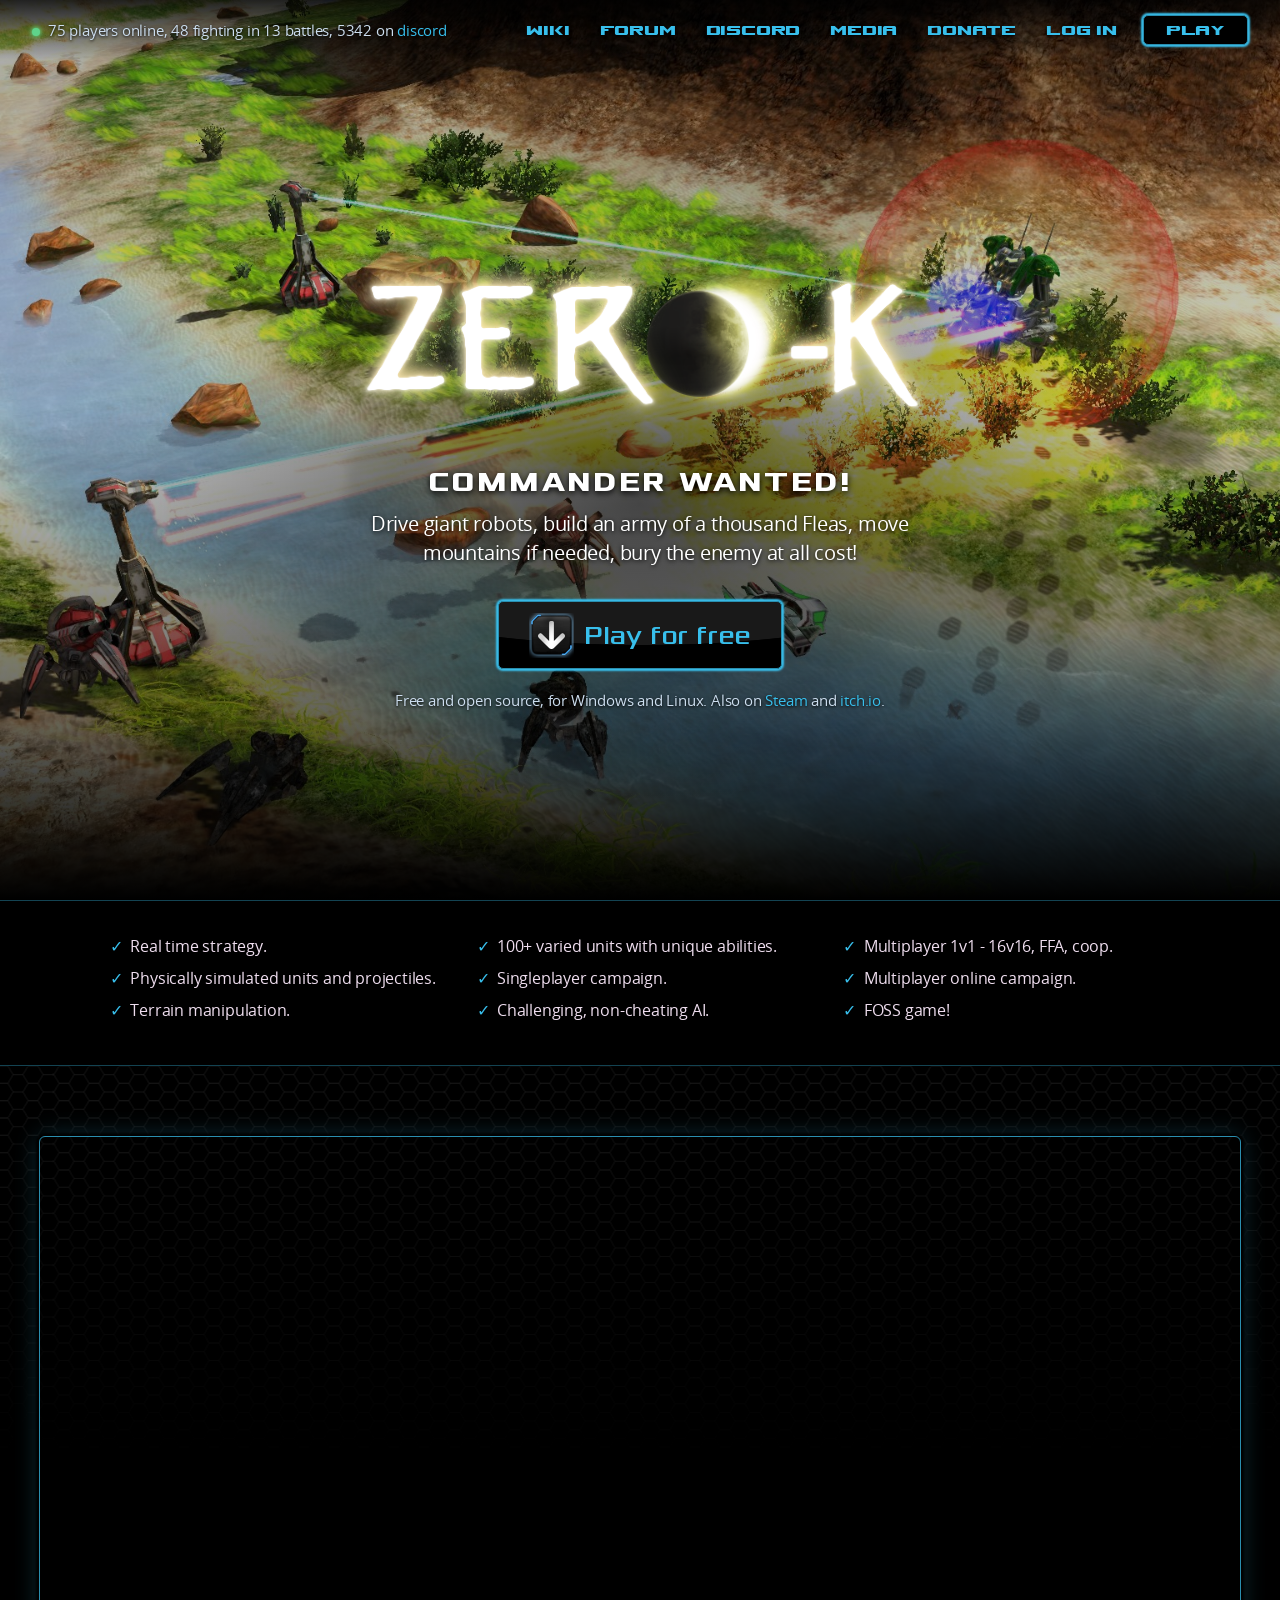
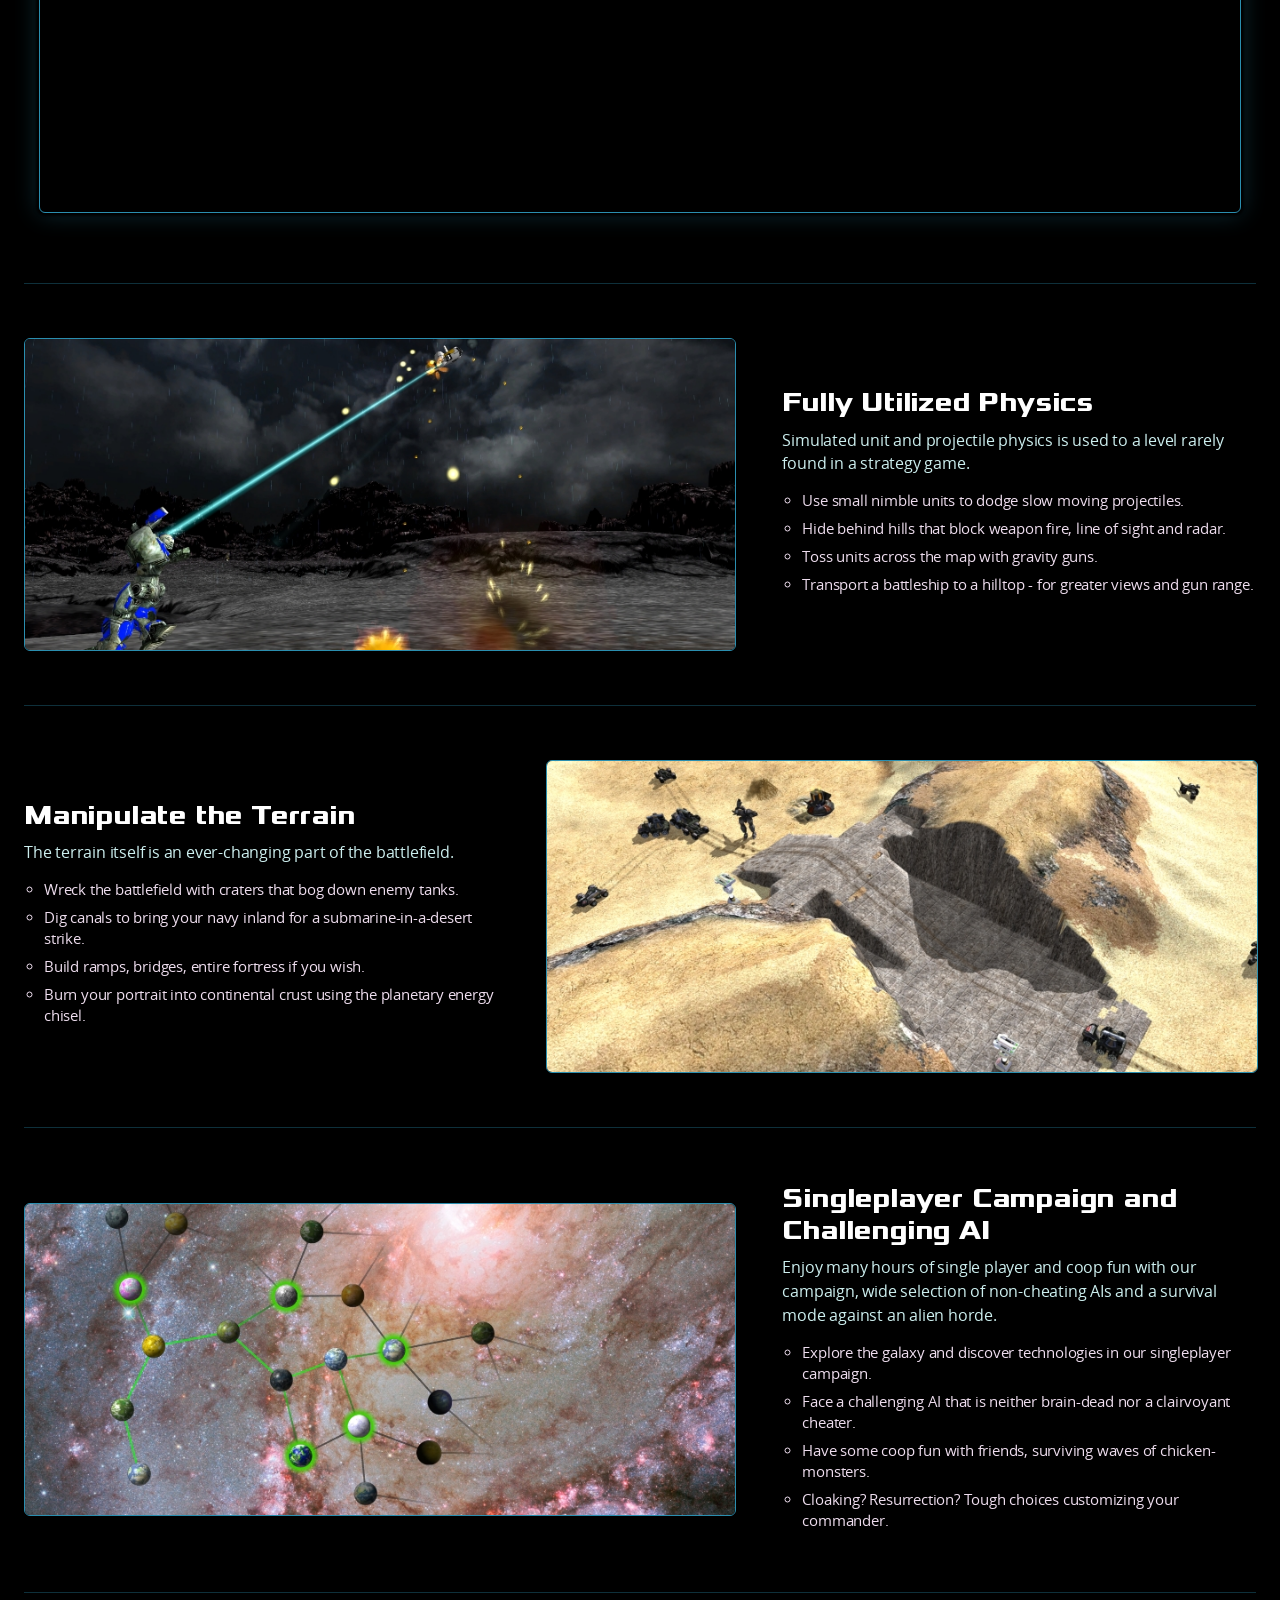
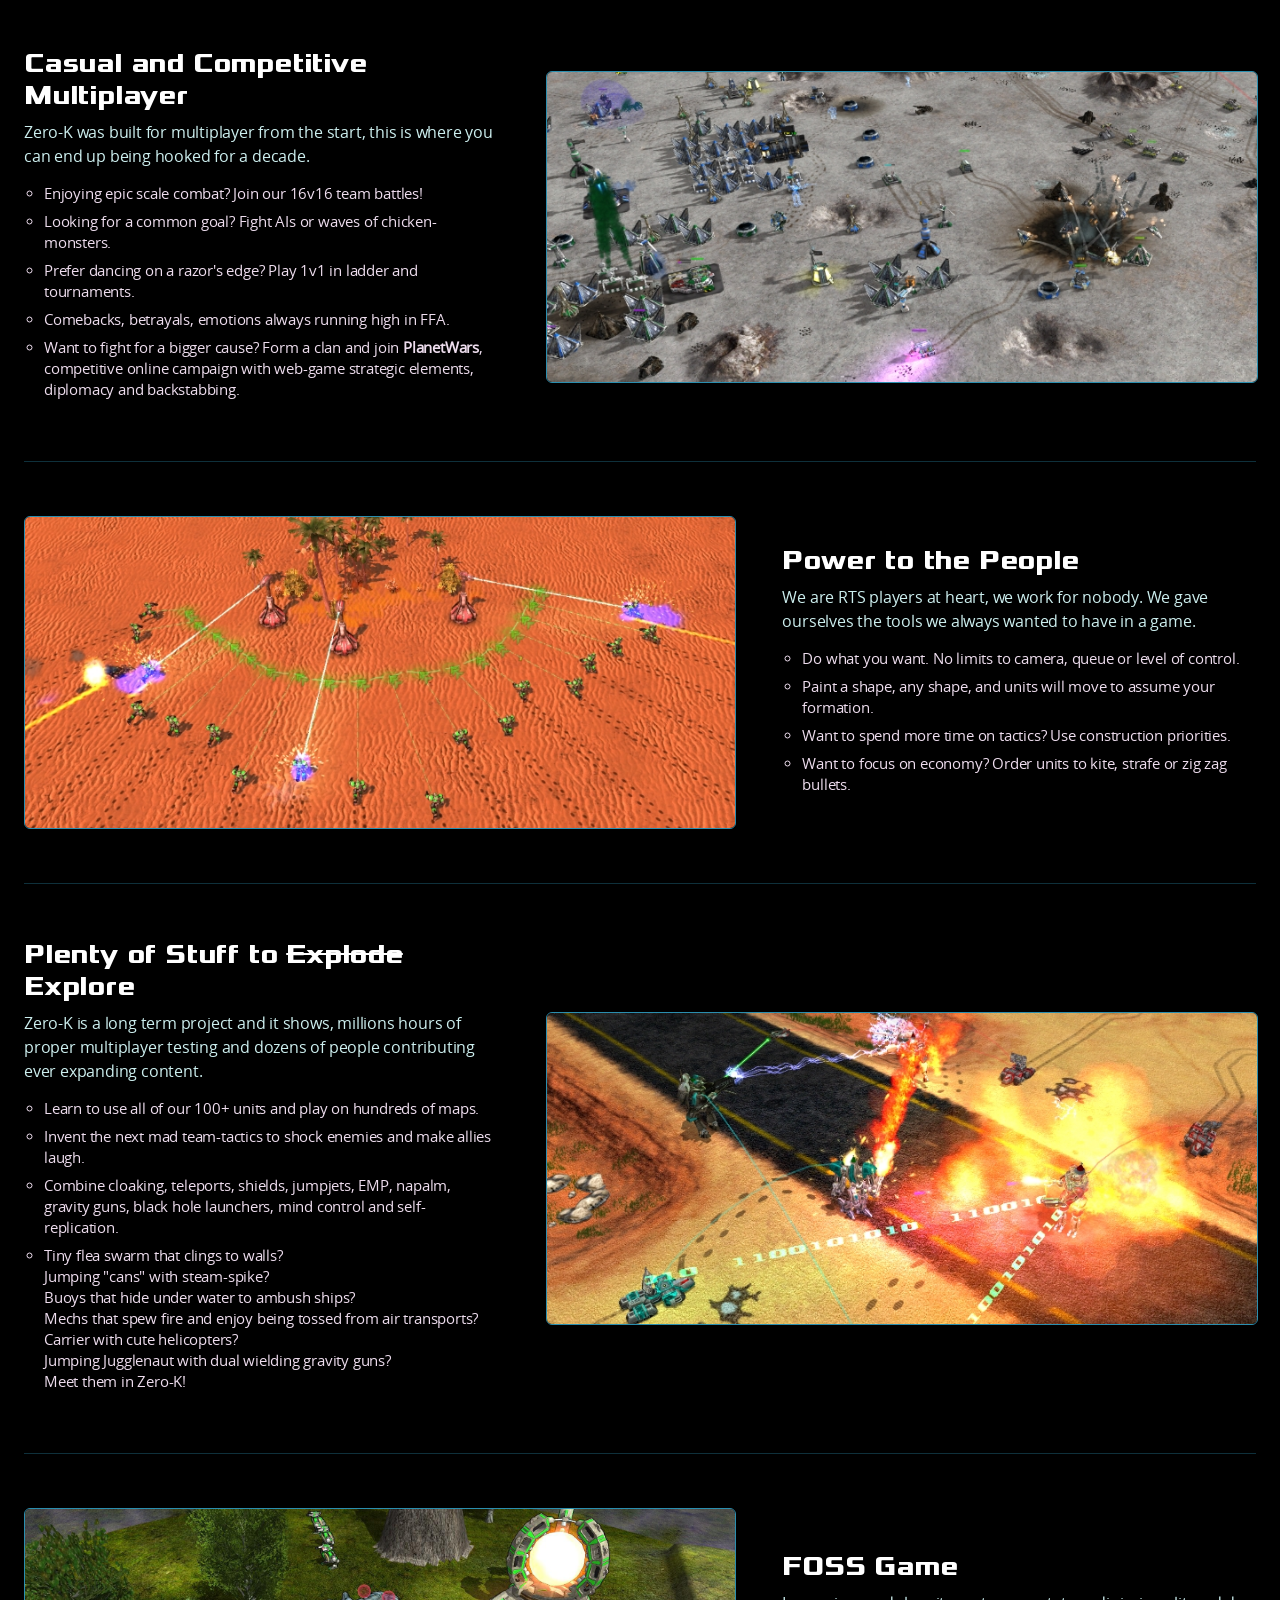
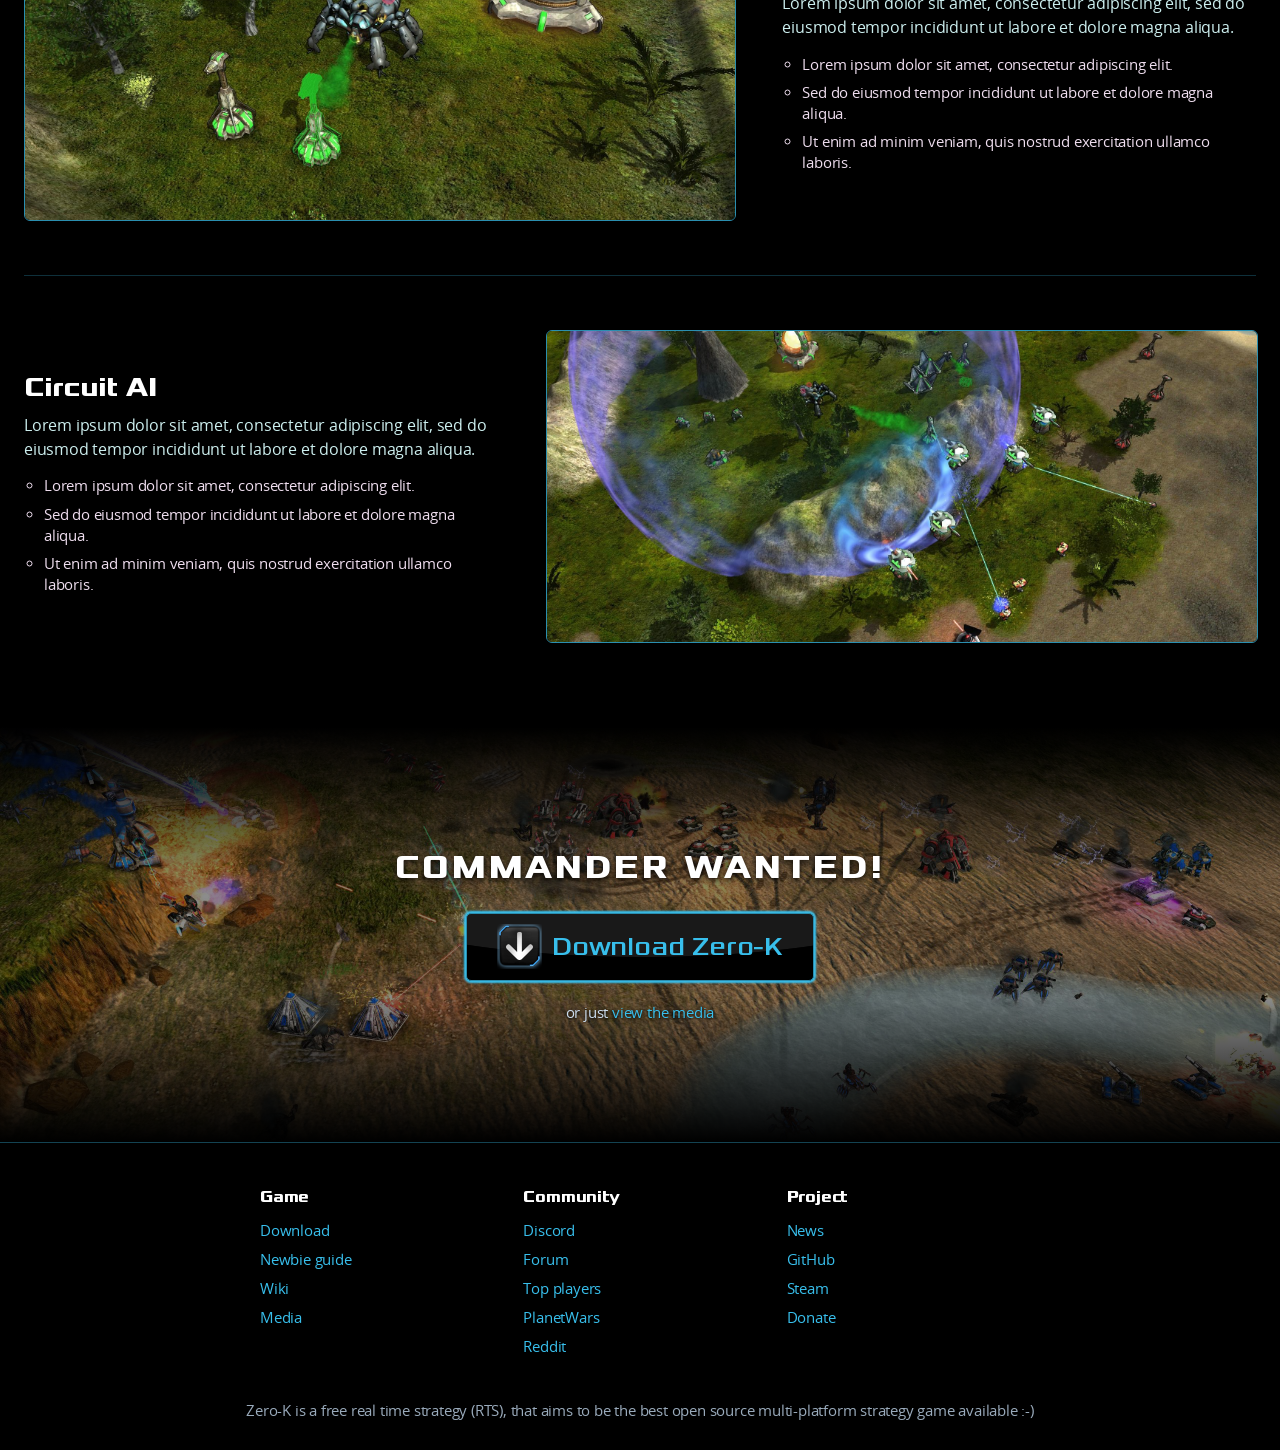
<file: index.html>
<!DOCTYPE html>
<html lang="en">
<head>
<meta charset="utf-8">
<meta name="viewport" content="width=device-width, initial-scale=1">
<meta name="robots" content="noindex">
<title>Zero-K</title>
<link rel="icon" href="img/favicon.png">
<link rel="stylesheet" href="Styles/fonts.css">
<link rel="stylesheet" href="Styles/base.css">
<link rel="stylesheet" href="Styles/menu.css">
<link rel="stylesheet" href="Styles/style.css">
<link rel="stylesheet" href="Styles/landing.css">
</head>
<body>
<!-- Static preview of the proposed landing pages (v9). Player numbers and the login form are placeholders. -->
    <div class="lp">
<header class="lp-nav">
        <p class="lp-online"><span class="lp-dot"></span>75 players online, 48 fighting in 13 battles, 5342 on <a href="https://discord.gg/aab63Vt">discord</a></p>
    <nav class="lp-menu" aria-label="Site">
        <a href="https://zero-k.info/mediawiki/index.php?title=Manual">Wiki</a>
        <a href="https://zero-k.info/Forum">Forum</a>
        <a href="https://discord.gg/aab63Vt">Discord</a>
        <a href="https://zero-k.info/Wiki/Media">Media</a>
        <a href="https://zero-k.info/Contributions">Donate</a>
        <details class="lp-login">
            <summary>Log in</summary>
            <div class="lp-login-panel">
                <form onsubmit="return false" style="padding: 0; margin: 0;"><a href="#"><img src="img/sits_small.png" style="vertical-align: middle;" /></a>&nbsp;&nbsp;<i>OR</i>&nbsp; Zero-K Name: <input type="text" name="login" />&nbsp;&nbsp; Password: <input type="password" name="password" />&nbsp;&nbsp;<button type="button">Login</button></form>
            </div>
        </details>
        <a class="lp-play" href="download.html">Play</a>
    </nav>
</header>

    <section class="lp-hero">
        <div class="lp-slides" aria-hidden="true">
            <img src="img/landing/hero/hero-1.jpg" style="--i:0" width="1920" height="1080" alt="">
            <img src="img/landing/hero/hero-2.jpg" style="--i:1" width="1920" height="1080" alt="" loading="lazy">
            <img src="img/landing/hero/hero-3.jpg" style="--i:2" width="1920" height="1080" alt="" loading="lazy">
            <img src="img/landing/hero/hero-4.jpg" style="--i:3" width="1920" height="1080" alt="" loading="lazy">
            <img src="img/landing/hero/hero-5.jpg" style="--i:4" width="1920" height="1080" alt="" loading="lazy">
            <img src="img/landing/hero/hero-6.jpg" style="--i:5" width="1920" height="1080" alt="" loading="lazy">
        </div>
        <h1 class="lp-logo"><img src="img/zk_logo.png" width="648" height="246" alt="Zero-K"></h1>
        <p class="lp-kicker">Commander wanted!</p>
        <p class="lp-lead">Drive giant robots, build an army of a thousand Fleas, move mountains if needed, bury the enemy at all cost!</p>
        <div class="lp-actions">
            <a class="lp-btn lp-btn-primary" href="download.html"><span class="buttonSpan"></span> Play for free</a>
        </div>
        <p class="lp-meta">Free and open source, for Windows and Linux. Also on <a href="https://store.steampowered.com/app/334920/ZeroK/">Steam</a> and <a href="https://zerok.itch.io/zero-k">itch.io</a>.</p>
    </section>

    <section class="lp-band">
        <ul class="lp-glance">
        <li>Real time strategy.</li>
        <li>Physically simulated units and projectiles.</li>
        <li>Terrain manipulation.</li>
        <li>100+ varied units with unique abilities.</li>
        <li>Singleplayer campaign.</li>
        <li>Challenging, non-cheating AI.</li>
        <li>Multiplayer 1v1 - 16v16, FFA, coop.</li>
        <li>Multiplayer online campaign.</li>
        <li>FOSS game!</li>
        </ul>
    </section>

    <section class="lp-trailer">
        <iframe src="https://www.youtube.com/embed/pHQkctGTm_A?rel=0" title="Zero-K trailer" loading="lazy" allowfullscreen></iframe>
    </section>

    <section class="lp-features">
        <article class="lp-feature">
            <img src="img/landing/text1.jpg" width="800" height="350" alt="A walker unit firing a beam across a dark, stormy battlefield" loading="lazy">
            <div>
                <h2>Fully Utilized Physics</h2>
                <p>Simulated unit and projectile physics is used to a level rarely found in a strategy game.</p>
                <ul>
                    <li>Use small nimble units to dodge slow moving projectiles.</li>
                    <li>Hide behind hills that block weapon fire, line of sight and radar.</li>
                    <li>Toss units across the map with gravity guns.</li>
                    <li>Transport a battleship to a hilltop - for greater views and gun range.</li>
                </ul>
            </div>
        </article>
        <article class="lp-feature">
            <img src="img/landing/text2.jpg" width="800" height="350" alt="A huge crater dug into desert terrain, with units gathered around it" loading="lazy">
            <div>
                <h2>Manipulate the Terrain</h2>
                <p>The terrain itself is an ever-changing part of the battlefield.</p>
                <ul>
                    <li>Wreck the battlefield with craters that bog down enemy tanks.</li>
                    <li>Dig canals to bring your navy inland for a submarine-in-a-desert strike.</li>
                    <li>Build ramps, bridges, entire fortress if you wish.</li>
                    <li>Burn your portrait into continental crust using the planetary energy chisel.</li>
                </ul>
            </div>
        </article>
        <article class="lp-feature">
            <img src="img/landing/text3.jpg" width="800" height="350" alt="The campaign galaxy map: planets linked across a nebula" loading="lazy">
            <div>
                <h2>Singleplayer Campaign and Challenging AI</h2>
                <p>Enjoy many hours of single player and coop fun with our campaign, wide selection of non-cheating AIs and a survival mode against an alien horde.</p>
                <ul>
                    <li>Explore the galaxy and discover technologies in our singleplayer campaign.</li>
                    <li>Face a challenging AI that is neither brain-dead nor a clairvoyant cheater.</li>
                    <li>Have some coop fun with friends, surviving waves of chicken-monsters.</li>
                    <li>Cloaking? Resurrection? Tough choices customizing your commander.</li>
                </ul>
            </div>
        </article>
        <article class="lp-feature">
            <img src="img/landing/text4.jpg" width="800" height="350" alt="A large team battle with many bases and units on a cratered grey map" loading="lazy">
            <div>
                <h2>Casual and Competitive Multiplayer</h2>
                <p>Zero-K was built for multiplayer from the start, this is where you can end up being hooked for a decade.</p>
                <ul>
                    <li>Enjoying epic scale combat? Join our 16v16 team battles!</li>
                    <li>Looking for a common goal? Fight AIs or waves of chicken-monsters.</li>
                    <li>Prefer dancing on a razor's edge? Play 1v1 in ladder and tournaments.</li>
                    <li>Comebacks, betrayals, emotions always running high in FFA.</li>
                    <li>Want to fight for a bigger cause? Form a clan and join <strong>PlanetWars</strong>, competitive online campaign with web-game strategic elements, diplomacy and backstabbing.</li>
                </ul>
            </div>
        </article>
        <article class="lp-feature">
            <img src="img/landing/text5.jpg" width="800" height="350" alt="Units arranged in a drawn arc formation across orange desert terrain" loading="lazy">
            <div>
                <h2>Power to the People</h2>
                <p>We are RTS players at heart, we work for nobody. We gave ourselves the tools we always wanted to have in a game.</p>
                <ul>
                    <li>Do what you want. No limits to camera, queue or level of control.</li>
                    <li>Paint a shape, any shape, and units will move to assume your formation.</li>
                    <li>Want to spend more time on tactics? Use construction priorities.</li>
                    <li>Want to focus on economy? Order units to kite, strafe or zig zag bullets.</li>
                </ul>
            </div>
        </article>
        <article class="lp-feature">
            <img src="img/landing/text6.jpg" width="800" height="350" alt="Units, flames and explosions during a fight along a road" loading="lazy">
            <div>
                <h2>Plenty of Stuff to <del>Explode</del> Explore</h2>
                <p>Zero-K is a long term project and it shows, millions hours of proper multiplayer testing and dozens of people contributing ever expanding content.</p>
                <ul>
                    <li>Learn to use all of our 100+ units and play on hundreds of maps.</li>
                    <li>Invent the next mad team-tactics to shock enemies and make allies laugh.</li>
                    <li>Combine cloaking, teleports, shields, jumpjets, EMP, napalm, gravity guns, black hole launchers, mind control and self-replication.</li>
                    <li>Tiny flea swarm that clings to walls? <br>Jumping "cans" with steam-spike? <br>Buoys that hide under water to ambush ships? <br>Mechs that spew fire and enjoy being tossed from air transports? <br>Carrier with cute helicopters? <br>Jumping Jugglenaut with dual wielding gravity guns? <br>Meet them in Zero-K!</li>
                </ul>
            </div>
        </article>
        <article class="lp-feature">
            <img src="img/landing/slide-free.jpg" width="800" height="350" alt="" loading="lazy">
            <div>
                <h2>FOSS Game</h2>
                <p>Lorem ipsum dolor sit amet, consectetur adipiscing elit, sed do eiusmod tempor incididunt ut labore et dolore magna aliqua.</p>
                <ul>
                    <li>Lorem ipsum dolor sit amet, consectetur adipiscing elit.</li>
                    <li>Sed do eiusmod tempor incididunt ut labore et dolore magna aliqua.</li>
                    <li>Ut enim ad minim veniam, quis nostrud exercitation ullamco laboris.</li>
                </ul>
            </div>
        </article>
        <article class="lp-feature">
            <img src="img/landing/slide-ai.jpg" width="800" height="350" alt="" loading="lazy">
            <div>
                <h2>Circuit AI</h2>
                <p>Lorem ipsum dolor sit amet, consectetur adipiscing elit, sed do eiusmod tempor incididunt ut labore et dolore magna aliqua.</p>
                <ul>
                    <li>Lorem ipsum dolor sit amet, consectetur adipiscing elit.</li>
                    <li>Sed do eiusmod tempor incididunt ut labore et dolore magna aliqua.</li>
                    <li>Ut enim ad minim veniam, quis nostrud exercitation ullamco laboris.</li>
                </ul>
            </div>
        </article>

    </section>

    <section class="lp-final">
        <h2>Commander wanted!</h2>
        <a class="lp-btn lp-btn-primary" href="download.html"><span class="buttonSpan"></span> Download Zero-K</a>
        <p class="lp-meta">or just <a href="https://zero-k.info/Wiki/Media">view the media</a></p>
    </section>

<footer class="lp-footer">
    <div class="lp-footer-cols">
        <nav aria-label="Game">
            <h3>Game</h3>
            <a href="download.html">Download</a>
            <a href="https://zero-k.info/mediawiki/index.php?title=Newbie_Guide">Newbie guide</a>
            <a href="https://zero-k.info/mediawiki/index.php?title=Manual">Wiki</a>
            <a href="https://zero-k.info/Wiki/Media">Media</a>
        </nav>
        <nav aria-label="Community">
            <h3>Community</h3>
            <a href="https://discord.gg/aab63Vt">Discord</a>
            <a href="https://zero-k.info/Forum">Forum</a>
            <a href="https://zero-k.info/Ladders">Top players</a>
            <a href="https://zero-k.info/Planetwars">PlanetWars</a>
            <a href="https://reddit.com/r/zerok/">Reddit</a>
        </nav>
        <nav aria-label="Project">
            <h3>Project</h3>
            <a href="https://zero-k.info/Forum?categoryID=13">News</a>
            <a href="https://github.com/ZeroK-RTS">GitHub</a>
            <a href="https://store.steampowered.com/app/334920/ZeroK/">Steam</a>
            <a href="https://zero-k.info/Contributions">Donate</a>
        </nav>
    </div>
    <p class="lp-footer-line">Zero-K is a free real time strategy (RTS), that aims to be the best open source multi-platform strategy game available :-)</p>
</footer>
    </div>
</body>
</html>
</file>
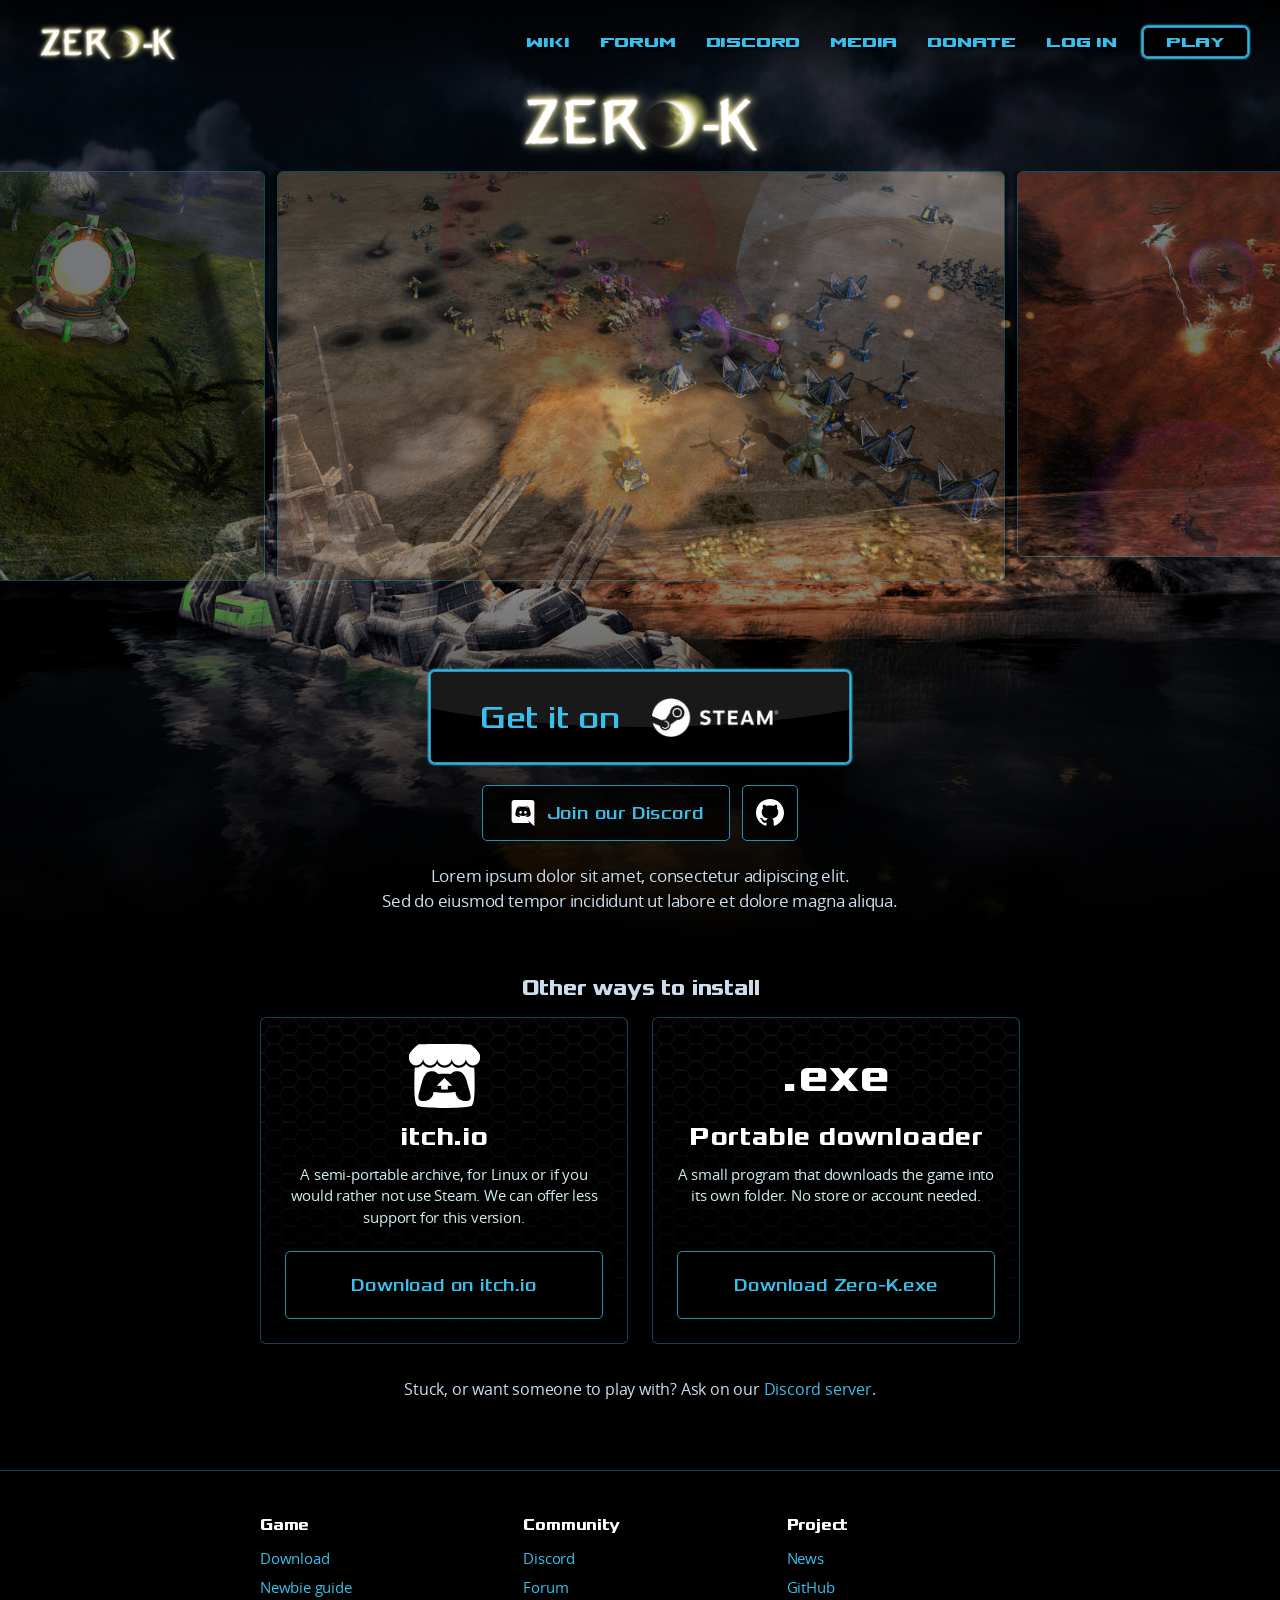
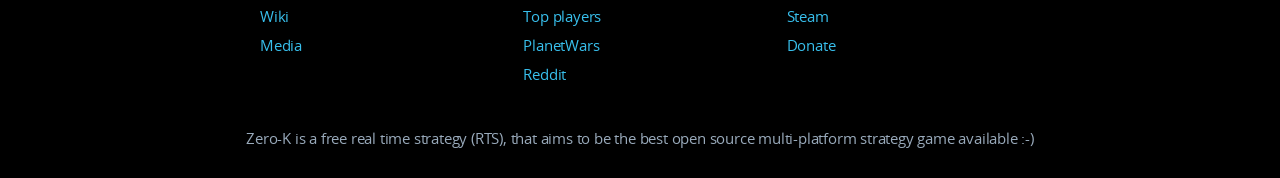
<file: download.html>
﻿<!DOCTYPE html>
<html lang="en">
<head>
<meta charset="utf-8">
<meta name="viewport" content="width=device-width, initial-scale=1">
<meta name="robots" content="noindex">
<title>Download Zero-K</title>
<link rel="icon" href="img/favicon.png">
<link rel="stylesheet" href="Styles/fonts.css">
<link rel="stylesheet" href="Styles/base.css">
<link rel="stylesheet" href="Styles/menu.css">
<link rel="stylesheet" href="Styles/style.css">
<link rel="stylesheet" href="Styles/landing.css">
</head>
<body>
<!-- Static preview of the proposed landing pages. Player numbers and the login form are placeholders. -->
    <div class="lp">
<header class="lp-nav">
        <a class="lp-home" href="index.html"><img src="img/zk_logo.png" width="648" height="246" alt="Zero-K home"></a>
    <nav class="lp-menu" aria-label="Site">
        <a href="https://zero-k.info/mediawiki/index.php?title=Manual">Wiki</a>
        <a href="https://zero-k.info/Forum">Forum</a>
        <a href="https://discord.gg/aab63Vt">Discord</a>
        <a href="https://zero-k.info/Wiki/Media">Media</a>
        <a href="https://zero-k.info/Contributions">Donate</a>
        <details class="lp-login">
            <summary>Log in</summary>
            <div class="lp-login-panel">
                <form onsubmit="return false" style="padding: 0; margin: 0;"><a href="#"><img src="img/sits_small.png" style="vertical-align: middle;" /></a>&nbsp;&nbsp;<i>OR</i>&nbsp; Zero-K Name: <input type="text" name="login" />&nbsp;&nbsp; Password: <input type="password" name="password" />&nbsp;&nbsp;<button type="button">Login</button></form>
            </div>
        </details>
        <a class="lp-play" href="download.html">Play</a>
    </nav>
</header>
    <section class="lp-hero lp-hero-small lp-dl-top">
        <h1 class="lp-dl-title"><span class="lp-sr">Download </span><img src="img/zk_logo.png" width="648" height="246" alt="Zero-K"></h1>
        <div class="lp-dl-mid">
            <div class="lp-strip" aria-label="Zero-K features">
                <div class="lp-track">
                    <figure style="--k:-1" aria-hidden="true"><img src="img/landing/slide-free.jpg" width="1920" height="1080" alt=""><figcaption>Free and Open Source</figcaption></figure>
                    <figure style="--k:0"><img src="img/landing/slide-rts.jpg" width="1920" height="1080" alt=""><figcaption>Classic Real Time Strategy</figcaption></figure>
                    <figure style="--k:1"><img src="img/landing/slide-battles.jpg" width="1920" height="1080" alt=""><figcaption>Huge Battles</figcaption></figure>
                    <figure style="--k:2"><img src="img/landing/slide-multiplayer.jpg" width="1920" height="1080" alt=""><figcaption>Online Multiplayer</figcaption></figure>
                    <figure style="--k:3"><img src="img/landing/slide-terrain.jpg" width="1920" height="1080" alt=""><figcaption>Reshape the Terrain</figcaption></figure>
                    <figure style="--k:4"><img src="img/landing/slide-physics.jpg" width="1920" height="1080" alt=""><figcaption>Projectile Physics</figcaption></figure>
                    <figure style="--k:5"><img src="img/landing/slide-campaign.jpg" width="1920" height="1080" alt=""><figcaption>Coop Campaign</figcaption></figure>
                    <figure style="--k:6"><img src="img/landing/slide-ai.jpg" width="1920" height="1080" alt=""><figcaption>Non-Cheating Circuit AI</figcaption></figure>
                    <figure style="--k:7"><img src="img/landing/slide-controls.jpg" width="1920" height="1080" alt=""><figcaption>Powerful Controls</figcaption></figure>
                    <figure style="--k:8"><img src="img/landing/slide-free.jpg" width="1920" height="1080" alt=""><figcaption>Free and Open Source</figcaption></figure>
                    <figure style="--k:9" aria-hidden="true"><img src="img/landing/slide-rts.jpg" width="1920" height="1080" alt=""><figcaption>Classic Real Time Strategy</figcaption></figure>
                </div>
            </div>
            <p class="lp-caps" aria-hidden="true">
                <span style="--k:0">Classic Real Time Strategy</span>
                <span style="--k:1">Huge Battles</span>
                <span style="--k:2">Online Multiplayer</span>
                <span style="--k:3">Reshape the Terrain</span>
                <span style="--k:4">Projectile Physics</span>
                <span style="--k:5">Coop Campaign</span>
                <span style="--k:6">Non-Cheating Circuit AI</span>
                <span style="--k:7">Powerful Controls</span>
                <span style="--k:8">Free and Open Source</span>
            </p>
        </div>
        <div class="lp-dl-bottom">
            <a class="lp-btn lp-btn-primary lp-btn-big" href="https://store.steampowered.com/app/334920/ZeroK/">Get it on <span class="steamSpan lp-steam" role="img" aria-label="Steam"></span></a>
            <div class="lp-social">
                <a class="lp-btn lp-discord" href="https://discord.gg/aab63Vt"><span class="lp-discord-logo" aria-hidden="true"></span>Join our Discord</a>
                <a class="lp-github" href="https://github.com/ZeroK-RTS" title="GitHub" aria-label="GitHub"></a>
            </div>
            <p class="lp-vital">Lorem ipsum dolor sit amet, consectetur adipiscing elit.<br>Sed do eiusmod tempor incididunt ut labore et dolore magna aliqua.</p>
        </div>
    </section>
    <section class="lp-dl-section">
        <h2 class="lp-dl-other">Other ways to install</h2>
        <div class="lp-dl lp-dl-two">
            <article class="lp-dl-card">
                <span class="lp-dl-icon lp-dl-icon-itch" aria-hidden="true"></span>
                <h2>itch.io</h2>
                <p>A semi-portable archive, for Linux or if you would rather not use Steam. We can offer less support for this version.</p>
                <a class="lp-btn" href="https://zerok.itch.io/zero-k">Download on itch.io</a>
            </article>
            <article class="lp-dl-card">
                <span class="lp-dl-icon lp-dl-icon-exe" aria-hidden="true">.exe</span>
                <h2>Portable downloader</h2>
                <p>A small program that downloads the game into its own folder. No store or account needed.</p>
                <a class="lp-btn" href="https://zero-k.info/Lobby/Zero-K.exe">Download Zero-K.exe</a>
            </article>
        </div>
        <p class="lp-dl-help">Stuck, or want someone to play with? Ask on our <a href="https://discord.gg/aab63Vt">Discord server</a>.</p>
    </section>
<footer class="lp-footer">
    <div class="lp-footer-cols">
        <nav aria-label="Game">
            <h3>Game</h3>
            <a href="download.html">Download</a>
            <a href="https://zero-k.info/mediawiki/index.php?title=Newbie_Guide">Newbie guide</a>
            <a href="https://zero-k.info/mediawiki/index.php?title=Manual">Wiki</a>
            <a href="https://zero-k.info/Wiki/Media">Media</a>
        </nav>
        <nav aria-label="Community">
            <h3>Community</h3>
            <a href="https://discord.gg/aab63Vt">Discord</a>
            <a href="https://zero-k.info/Forum">Forum</a>
            <a href="https://zero-k.info/Ladders">Top players</a>
            <a href="https://zero-k.info/Planetwars">PlanetWars</a>
            <a href="https://reddit.com/r/zerok/">Reddit</a>
        </nav>
        <nav aria-label="Project">
            <h3>Project</h3>
            <a href="https://zero-k.info/Forum?categoryID=13">News</a>
            <a href="https://github.com/ZeroK-RTS">GitHub</a>
            <a href="https://store.steampowered.com/app/334920/ZeroK/">Steam</a>
            <a href="https://zero-k.info/Contributions">Donate</a>
        </nav>
    </div>
    <p class="lp-footer-line">Zero-K is a free real time strategy (RTS), that aims to be the best open source multi-platform strategy game available :-)</p>
</footer>
    </div>
</body>
</html>
</file>
<file: Styles/fonts.css>
@font-face {
    font-family: sm;
    src: url(about:blank); /* IE9 Compat Modes */
    src: url(about:blank) format('embedded-opentype'), /* IE6-IE8 */
    url("../SM.ttf") format('truetype'); /* Safari, Android, iOS */
}


@font-face {
    font-family: os;
    src: url(about:blank); /* IE9 Compat Modes */
    src: url(about:blank) format('embedded-opentype'), /* IE6-IE8 */
    url("../OpenSans-Regular.ttf") format('truetype'); /* Safari, Android, iOS */
}

@font-face {
    font-family: 'Xolonium';
	font-weight: normal;
    src: url(about:blank) format('eot'), url("../Styles/fonts/Xolonium-Regular.woff") format('woff'), url(about:blank) format('opentype'), url("../Styles/fonts/Xolonium-Regular.ttf") format('truetype');
}

@font-face {
    font-family: 'Xolonium';
	font-weight: bold;
    src: url(about:blank) format('eot'), url("../Styles/fonts/Xolonium-Bold.woff") format('woff'), url(about:blank) format('opentype'), url("../Styles/fonts/Xolonium-Bold.ttf") format('truetype');
}
</file>
<file: Styles/base.css>
b {font-weight: bold;}
i {}
.indent {text-indent: 2em;}
.bold{font-weight: bold;}

h1 {font-size: 160%; color: #fff; padding: 0; margin: 0; }
h2 {font-size: 140%; color: #cee; padding: 0; margin: 0; }
h3 {font-size: 120%; color: #eec; padding: 0; margin: 0; }

a {color: #38bfec; text-decoration: none;}
a:visited {color: #4c90a6;}
a:hover {color: #fff;}
a:active {color: #cbd3d4;}

/* Help cursor for anything that brings up a tooltip when moused over.
base.css might be the wrong file, please move when needed or delete this comment.
Whatever you do, please notify me so I know next time. -Skasi */
[nicetitle], [nicetitle-processed] {cursor: help;}

input[type="button"], input[type="checkbox"], input[type="image"],
input[type="submit"], input[type="radio"], input[type="reset"],
select, a, a[nicetitle], a[nicetitle-processed], 
[onclick][nicetitle], [onclick][nicetitle-processed]
{
  cursor: pointer;
}

img
{
  border: none;
  opacity: 1;
  vertical-align: middle;
}

form
{
	padding: 0;
	margin: 0;
}

pre
{
	background: #222;
	border: 1px dotted #888;
	padding: 7px;
	margin-left: 4em;
	margin-right: 4em;
}

.inputTable > tbody> tr
{
    vertical-align: top;
}

input, textarea, select, option
{
	color: #cbd3d4; 
	background: none;
	border: 1px solid teal;
	padding: 3px;
}
option{
    background: black;
}
video
{
	max-width: 100%;
}

.noborder, input.radio
{
	border: none;
}

.vcenter
{
	vertical-align:middle;
}

.button
{
	color: #38bfec;
	font-family: sm;
	cursor: pointer;
	background: transparent;
}

.button:hover /* hover */
{
	color: #fff;
}

.button:focus:hover /* onclick */
{
	color: #f00;
}

ul {list-style-type: circle;}

.border
{
	background: #000 url("../img/border-1.png") repeat-x scroll 50% 0;
	margin: 10px;
	padding: 5px;
    /**/border: 1px solid #2a8eaf;/**/
    /*border: 1px solid #000;/**/
	border-radius: 3px;
	
    box-shadow: 0 0 3px 3px #000;
	-moz-box-shadow: 0 0 3px 3px #000;
    -webkit-box-shadow: 0 0 3px 3px #000;
    
    /*
    -moz-border-image: url("../img/zk_border.png") 10% 10% 10% 10% / 10px 10px 10px 10px ;
    -webkit-border-image: url("../img/zk_border.png") 10% 10% 10% 10% / 10px 10px 10px 10px ;
    -border-image: url("../img/zk_border.png") 10% 10% 10% 10% / 10px 10px 10px 10px ;
    -ms-filter: "progid:DXImageTransform.Microsoft.Alpha(Opacity=88)";
    /**/
}
/*
.brightline
{
    border: 1px solid #2a8eaf;
}
*/
.ie .border
{
    padding: 13px;
	border: 1px solid #38bfec;
}

.fleft{float: left;}
.fright{
	float: right;
	-webkit-margin-after: 0px;
}
.clearfloat{clear:both;}

.center
{
	margin-left: auto;
	margin-right: auto;
	text-align: center;
}

.block{display: block;}
.inline{display: inline;}
.hide{display: none;}

.relative{position: relative;}
.abs {position: absolute;}

.top{top: 0;}
.left{left: 0;}
.right{right: 0;}
.bottom{bottom: 0;}

.cwhite {color: #fff;}
.clight {color: #ddd;}
.cgray  {color: #888;}
.cdark  {color: #222;}
.cblack {color: #000;}
.cred   {color: #f00;}
.cgreen {color: #0f0;}
.cblue  {color: #00f;}

.bwhite {background: #fff;}
.blight {background: #ddd;}
.bgray  {background: #888;}
.bdark  {background: #222;}
.bblack {background: #000;}
.bred   {background: #f00;}
.bgreen {background: #0f0;}
.bblue  {background: #00f;}

.width-10 {width: 10%;}
.width-20 {width: 20%;}
.width-30 {width: 30%;}
.width-40 {width: 40%;}
.width-50 {width: 50%;}
.width-60 {width: 60%;}
.width-70 {width: 70%;}
.width-80 {width: 80%;}
.width-90 {width: 90%;}
.width-100 {width: 100%;}

.padded{
    padding: 5px;
}
.rounded{
    border-radius: 10px;
    overflow: auto;
}

.techfont, h1, h2, h3, h4, h5, h6{
    font-family: 'Xolonium', os, sans-serif;
}
</file>
<file: Styles/menu.css>
#menu table{width:100%;}
#menu td { vertical-align: middle; padding:0; }

div#menu a /*menu bar*/
{
	display: block;
	position: relative; /* tooltips use "absolute" position, so parent must not be static */
	font-family: sm, sans-serif;
	font-size: 15px;
}

div#menu a span {display:none;} /*menu text sayings*/

div#menu a:hover span
{
	display: block;
	position: absolute; 
	background: #000;
	color: #cbd3d4;
	left: 100%; width: 125px;
	margin-top: -1.55em; /*display tooltip at same height as :hover'ed link*/
	margin-left: 10px;
	padding: 5px;
	border: 1px solid #222;
	
	border-radius: 10px 10px 10px 10px ;
	-moz-border-radius: 10px 10px 10px 10px ;
	-webkit-border-radius: 10px 10px 10px 10px ;
	box-shadow: 0 0 10px #fff;
	-moz-box-shadow: 0 0 10px #fff;
	-webkit-box-shadow: 0 0 10px #fff;
	
	font-family: os, sans-serif;
	font-weight: bold;
}

ul.menu > li > a /* menu links */
{
	padding:8px;
	text-align: center; 
}

ul.menu li  ul  li  a /*sub-menu links, or menu sub-links*/
{
	padding:4px 2px;
	text-align: left;
	font-size: smaller;
}

ul.menu {list-style-type: none; padding: 0; margin: 0; } /*toplevel menu*/

ul.menu li > ul {display:none;} /*list menu*/

ul.menu li:hover > ul /*dropdown part*/
{
	display:block;
	position:absolute;
	background: #000 url("../img/border-1.png") repeat-x scroll 50% 0;
	padding: 5px;
	margin: 0px;
	border: 1px solid #2a8eaf;
	border-top: none;
	border-radius: 3px;
	box-shadow: 0 0 3px 3px #000;
	list-style-type: none; 
	z-index: 50;
}

ul.menu li:hover > ul li
{
	margin: 0;
	padding: 0;
}

ul.menu li:hover > ul li:hover
{
	background: #386779;
}


/* remove for ie */
.gecko div#mainContentWrapper div#menu
{
	position: relative;
	z-index: 100;
}
.webkit div#mainContentWrapper div#menu
{
	position: relative;
	z-index: 100;
}
.opera div#mainContentWrapper div#menu
{
	position: relative;
	z-index: 100;
}
/**/

/* and again for "simplestyle" */
.gecko div#simplestyle div#menu
{
	position: relative;
	z-index: 100;
}
.webkit div#simplestyle div#menu
{
	position: relative;
	z-index: 100;
}
.opera div#simplestyle div#menu
{
	position: relative;
	z-index: 100;
}
/**/
</file>
<file: Styles/style.css>
.js_tabs {}

html
{
	/*background: #000 url("../img/bg_bluehex.gif") fixed;*/
	background: #000;
    background-size: cover;
	color: #ede;
    font-family: os, sans-serif;
	font-size: 14.5px;
	height: 100%;
	width: 100%;
	padding: 0;
	margin: 0;
	border: 0;
	z-index:0;
    letter-spacing: -0.2px;
    text-rendering: optimizeLegibility;
    -webkit-font-feature-settings: "kern";
    -moz-font-feature-settings: "kern";
    font-feature-settings: "kern";
}

body
{
	background: none;
	width: 100%;
	top: 0;
	padding: 0;
	margin: 0;
	border: 0;
}

pre {
	white-space: pre-wrap;
}

#fadetoblack
{
	background: url("../img/fade.png") repeat-y 50% 0;
	position: fixed;
	top: 0px;
	left: 0px;
	right: 0px;
	bottom: 0px;
	height: 100%;
	width: 100%;
}

.wrapper
{
	position: relative;
	padding: 10px;
	width: 1000px;
	margin-left: auto;
	margin-right: auto;
	border-top: 0;
	border-bottom: 0;
	z-index:0;
}

div#footer
{
	position: relative;
	clear: both;
}

.floatingheader
{
	position:fixed;
	top:10px;
	margin-left: auto;
	margin-right: auto;
	z-index:100;
}

.floatingfooter
{
	position:fixed;
	bottom:-10px;
	margin-left: auto;
	margin-right: auto;
	z-index:100;
}

ul.forumtab
{
	list-style-image: url("../img/bullet.png");
	padding-left: 15px;
}

hr.pretty
{
	background: url("../img/hr_img1.png");
	width: 80%;
	height: 1px;
}

div#simplestyle
{
	margin: 10px;
}

div#busy
{
	background: #190c02; /*bgcolor of load.gif*/
	position: fixed;
	display: none;
	top: 40%;
	left: 40%;
	right: 40%;
	padding: 20px;
	text-align: center;
	font-weight: bold;
	z-index: 100;
}

.admin
{
	border: 1px dotted red;
	padding: 3px;
	margin: 2px;
}

.test
{
	border: 1px solid red;
}

.border
{
	margin: 10px;
	padding: 5px;
	border-style: solid;
	border-radius: 15px;
	border-image:url("../Styles/dark-hive/images/tech_button.png") 24 fill / 15px stretch;
	background: #333;
	box-shadow: 0 0 3px 3px #000;
	-moz-box-shadow: 0 0 3px 3px #000;
	-webkit-box-shadow: 0 0 3px 3px #000;
}

.ie .border
{
	padding: 13px;
	border: 1px solid #38bfec;
}

/* Download-Button on Homepage */
.buttonSpan
{
	height: 45px;
	width: 45px;
	background-image: url("../img/downloadBlue45.png");
	display: inline-block;
	vertical-align:middle;
}
.textbutton
{
	display: inline-block;
	background: #000 url("../img/download.png") no-repeat center;
	color: #38bfec;
	border-radius: 5px;
	border: 1px solid #2a8eaf;
	box-shadow: 0 0 2px 2px #38bfec;
	padding: 0.4em 1em;
	margin: 4px 1px;
	cursor: pointer;
	text-align: center;
	font-family: os, sans-serif;
	font-size: medium;
	vertical-align: middle;
}

.textbutton:hover
{
	color: #fff;
	box-shadow: 0 0 2px 2px #fff;
	text-decoration: none;
}


.steamSpan {
    margin-top: -5px;
    margin-left: -12px;
    margin-right: -12px;
    height: 33px;
    width: 140px;
    background-size: cover;
    background-image: url("../img/steam_logo.png");
    display: inline-block;
    vertical-align: middle;
}
.downloadbutton
{
	position: relative;
	display: block;
	background: #000 url("../img/download.png") no-repeat center;
	color: #38bfec;
	border-radius: 5px;
	border: 1px solid #2a8eaf;
	box-shadow: 0 0 2px 2px #38bfec;
	padding: 15px 0;
	margin: 10px;
	cursor: pointer;
	text-align: center;
	font-family: os, sans-serif;
	font-size: 200%;
}

.downloadbutton:hover {
    color: #fff;
    box-shadow: 0 0 2px 2px #fff;
}

.downloadbutton:active {
    color: #cbd3d4;
    box-shadow: 0 0 2px 2px #cbd3d4;
}

.downloadbuttonsteam {
    position: relative;
    display: block;
    background: #000 url("../img/download.png") no-repeat center;
    color: #38bfec;
    border-radius: 5px;
    border: 1px solid #2a8eaf;
    box-shadow: 0 0 2px 2px #38bfec;
    padding: 15px 0;
    margin: 10px;
    cursor: pointer;
    text-align: center;
    font-family: os, sans-serif;
    font-size: 160%;
}
.downloadbuttonsteam:hover {
    color: #fff;
    box-shadow: 0 0 2px 2px #fff;
}

.downloadbuttonsteam:active {
    color: #cbd3d4;
    box-shadow: 0 0 2px 2px #cbd3d4;
}

/* Share */
#shares 
{
	vertical-align:middle;
}

/* galaxy map
----------------------------------------------*/
.sectorgrid
{
	position: relative; 
	border: 1px solid white; 
	opacity: .15;
	color: white; 
	text-align: right; 
	vertical-align: bottom;
}

.sectorgrid:hover
{
	background: #666;
}

.sectorgrid:hover > .sectorname
{
	display: inline;
}

.ie .sectorgrid
{
	display: none;
}


/* Single Player missions
----------------------------------------------*/
.mission
{
	display: block;
	position: relative;
	background: #111;
	width:250px; 
	height:160px;
	padding: 10px;
	margin: 10px;
	border: 2px solid #444;
	text-align: left;
}

.mission:hover
{
	background: #333;
	cursor: pointer;
}

.play
{
	font-family: sm;
	font-size: 150%;
	display: none;
	position: absolute;
	top: 150px;
	left: 0px;
	z-index: 100;
}

.mission:hover > .play
{
	display: block;
}

.icon16
{
	width:16px;
	height:16px;
	padding:0;
	margin:0px 2px;
	vertical-align:middle;
}

.icon32 
{
	width:32px;
	height: 32px; 
}

.icon20
{
	width:20px;
	height: 20px; 
}


.flag
{
	padding:0;
	margin:0;
	vertical-align:middle;
}

.avatar 
{
	padding:0; 
	margin:0;
}

/* Battle detail
-----------------------------------------------------------*/

.battle_winner
{
	border: 1px solid #00FF21;
	padding: 5px;
	margin: 2px;
	border-radius: 5px;
	box-shadow: 0 0 3px 3px #000;
	-moz-box-shadow: 0 0 3px 3px #000;
	-webkit-box-shadow: 0 0 3px 3px #000;
}

.battle_loser
{
	border: 1px solid #FF0000;
	padding: 5px;
	margin: 2px;
	border-radius: 5px;
	box-shadow: 0 0 3px 3px #000;
	-moz-box-shadow: 0 0 3px 3px #000;
	-webkit-box-shadow: 0 0 3px 3px #000;
}

.battle_spec
{
	border: 1px solid #333;
	margin: 2px;
	border-radius: 5px;
}

/* Map detail
-----------------------------------------------------------*/
.rating_all
{
	display: block;
	width: 70px;
	height: 14px;
	padding: 0;
}

.rating_yours
{
	display: none;
	width: 70px;
	height: 14px;
	padding: 0;
}

.ratings:hover > .rating_yours
{
	display: block;
}

.ratings:hover > .rating_all
{
	display: none;
}

/* Styles for validation helpers
-----------------------------------------------------------*/
.field-validation-error
{
	color: #ff0000;
}

.field-validation-valid
{
	display: none;
}

.input-validation-error
{
	border: 1px solid #ff0000;
	background-color: #ffeeee;
}

.validation-summary-errors
{
	font-weight: bold;
	color: #ff0000;
}

.validation-summary-valid
{
	display: none;
}

/* google wiki */
.section_anchor 
{
	display:none;
	color: Black;
}

/* Styles for unitguide
-----------------------------------------------------------*/

.infoCell
{
	background-color:#204040;
	border-style: solid;
	border-image: url("../Styles/dark-hive/images/tech_button.png") 24 24 24 24 fill / 15px 15px 15px 15px;
	border-radius: 10px;
	border-color:transparent;
	max-width: 700px;
	overflow: hidden;
	padding:10px;
	white-space:normal;
}
.unitCell{
	margin-left: 30px; 
}
.unitname {
	font-weight:bold;
}
.unitdesc {
	font-style:oblique;
}
.helptext {
	font-size:small;
}

.buildpic {
	border: 1px solid white;
}
.statsnumval {
	font-weight:bold;
	color:DeepSkyBlue;
	font-family: monospace;
	white-space:nowrap;
}
.statsfield {
	font-size:small;
}
.forum {
    width: 980px;
    margin: 0 auto;
    background-color: #333;
    padding: 10px;
    display: grid;
    grid-gap: 10px;
    grid-auto-flow: row;
}

.post {
    display: grid;
    grid-auto-flow: column;
    grid-template-columns: min-width 1fr;
    grid-gap: 10px 2px;
    background-color: #000;
}

.user {
    padding: 10px;
    width: 228px;
    display: grid;
    grid-template-columns: 1fr 4fr;
    grid-gap: 10px;
    background-color: #204040;
    border-style: solid;
    border-radius: 10px;
    border-color: transparent;
    border-image: url("../Styles/dark-hive/images/tech_button.png") 24 24 24 24 fill / 15px 15px 15px 15px;
}

.entry {
    padding: 10px;
    width: 680px;
    background-color: #204040;
    border-style: solid;
    border-image: url("../Styles/dark-hive/images/tech_button.png") 24 24 24 24 fill / 15px 15px 15px 15px;
    border-radius: 10px;
    border-color: transparent;
}

.entry:target {
    background-color: #077;
}

.entry__text {
    overflow-wrap: break-word;
    word-wrap: break-word;
}

.entry__rating {
    text-align: right;
}

.forumRow 
{
	width:100%;
}

.forumPostHead 
{
	background-color:#204040;
	width:222px;
	border-style: solid;
	border-radius:10px;
	border-color:transparent;
	border-image: url("../Styles/dark-hive/images/tech_button.png") 24 24 24 24 fill / 15px 15px 15px 15px;
	padding:10px;
}

.forumPostText
{
	background-color:#204040;
	border-style: solid;
	border-image: url("../Styles/dark-hive/images/tech_button.png") 24 24 24 24 fill / 15px 15px 15px 15px;
	border-radius: 10px;
	border-color:transparent;
	max-width: 700px;
	overflow: hidden;
	padding:10px;
	white-space:normal;
}
.forumPostText:target {
	background-color: #077;
}

.entry__text img {
    max-width: 100%;
}

.forumPostText img
{
	max-width:100%;
}

.journal img {
	max-width:100%;
}

/* planetwars */
.planetname
{
	text-shadow:-1px -1px 0 #000, 1px -1px 0 #000, -1px 1px 0 #000, 1px 1px 0 #000;
}

.pwlabel 
{
	font-size:11px; 
	font-weight:bold; 
	margin: 0; 
	padding:0; 
	position: absolute;
}

.wikitable {
	border-spacing: 0;
	border: 1px solid #ccc;
}

.wikitable td {
	border: 1px solid #ccc; padding: 5px;
}


.grid {
	margin: 10px;
	padding: 5px;
	border-style: solid;
	border-radius: 15px;
	border-image: url("../Styles/dark-hive/images/tech_button.png") 24 fill / 15px stretch;
	background: #333;
	box-shadow: 0 0 3px 3px #000;
	-moz-box-shadow: 0 0 3px 3px #000;
	-webkit-box-shadow: 0 0 3px 3px #000;
	margin: 5px;
}

.grid_title {
	text-align: center;
}

.grid_table {
	width: 100%;
}

.grid_pager {
	margin: 4px;
}

.grid .row_selected {
	background-color: #0000cd;
}

.video-container {
    max-width: 100%;
}
</file>
<file: Styles/landing.css>
﻿/* Landing pages for logged-out visitors (home and download). Loaded only there; every class is prefixed lp-. */

html {
    background: #000;
}

.lp {
    position: relative;
    color: #ede;
}

.lp a:focus-visible,
.lp summary:focus-visible {
    outline: 3px solid #fff;
    outline-offset: 3px;
}

.lp-nav {
    position: absolute;
    top: 0;
    left: 0;
    right: 0;
    z-index: 100;
    display: flex;
    flex-wrap: wrap;
    align-items: center;
    justify-content: space-between;
    gap: 6px 24px;
    padding: 14px 32px;
    background: linear-gradient(rgba(0, 0, 0, 0.8), rgba(0, 0, 0, 0));
}

.lp-online {
    margin: 0;
    color: #cde;
    text-shadow: 0 1px 3px #000;
}

.lp-dot {
    display: inline-block;
    width: 8px;
    height: 8px;
    margin-right: 8px;
    border-radius: 50%;
    background: #5fd38a;
    box-shadow: 0 0 4px 1px #5fd38a;
}

.lp-menu {
    display: flex;
    flex-wrap: wrap;
    align-items: center;
    gap: 4px 6px;
    margin-left: auto;
}

.lp-menu > a,
.lp-login summary {
    padding: 10px 12px;
    font-family: sm, sans-serif;
    font-size: 15px;
    color: #38bfec;
    text-shadow: 0 1px 3px #000;
}

.lp-menu > a:visited {
    color: #38bfec;
}

.lp-menu > a:hover,
.lp-login summary:hover {
    color: #fff;
}

.lp-menu > a.lp-play,
.lp-menu > a.lp-play:visited {
    margin-left: 8px;
    padding: 8px 22px;
    background: #000;
    border: 1px solid #2a8eaf;
    border-radius: 5px;
    box-shadow: 0 0 2px 2px #38bfec;
}

.lp-menu > a.lp-play:hover {
    box-shadow: 0 0 2px 2px #fff;
}

.lp-login {
    position: relative;
}

.lp-login summary {
    cursor: pointer;
    list-style: none;
}

.lp-login summary::-webkit-details-marker {
    display: none;
}

.lp-login-panel {
    position: absolute;
    top: 100%;
    right: 0;
    width: 280px;
    max-width: calc(100vw - 40px);
    box-sizing: border-box;
    margin-top: 6px;
    padding: 12px 14px;
    background: #000;
    border: 1px solid #2a8eaf;
    border-radius: 5px;
    box-shadow: 0 0 3px 3px #000;
    line-height: 2.3;
}

.lp-login-panel input[type="text"],
.lp-login-panel input[type="password"] {
    width: 100%;
    box-sizing: border-box;
}

.lp-hero {
    position: relative;
    display: flex;
    flex-direction: column;
    align-items: center;
    justify-content: center;
    min-height: min(100vh, 1000px);
    box-sizing: border-box;
    padding: 110px 24px 80px;
    overflow: hidden;
    text-align: center;
    background: #000 url("../img/landing/hero/hero-1.jpg") no-repeat 50% 50%;
    background-size: cover;
}

.lp-hero > * {
    position: relative;
    z-index: 1;
}

/* Hero slideshow, pure CSS. Pictures live in /img/landing/hero/ (hero-1.jpg ...), 10 seconds each.
   The keyframes assume 6 pictures (each is visible for 100/6 = 16.67% of the loop plus its fades).
   To change the count: change --n here and the percentages in the keyframes (100 / n), and add <img> tags in the view.
   The first picture is also the hero background, so nothing flashes on load. */
.lp-hero > .lp-slides {
    --n: 6;
    --each: 10s;
    position: absolute;
    top: 0;
    right: 0;
    bottom: 0;
    left: 0;
    z-index: 0;
}

.lp-slides img {
    position: absolute;
    top: 0;
    left: 0;
    width: 100%;
    height: 100%;
    object-fit: cover;
    opacity: 0;
    animation: lp-slide calc(var(--n) * var(--each)) linear infinite;
    animation-delay: calc(var(--i) * var(--each));
}

@keyframes lp-slide {
    0% { opacity: 0; }
    3% { opacity: 1; }
    16.67% { opacity: 1; }
    19.67% { opacity: 0; }
    100% { opacity: 0; }
}

/* Reduced motion: the pictures still change, but with a much slower, gentler crossfade. */
@keyframes lp-slide-slow {
    0% { opacity: 0; }
    8% { opacity: 1; }
    16.67% { opacity: 1; }
    24.67% { opacity: 0; }
    100% { opacity: 0; }
}

.lp-slides::after {
    content: "";
    position: absolute;
    top: 0;
    right: 0;
    bottom: 0;
    left: 0;
    background:
        radial-gradient(ellipse 520px 300px at 50% 56%, rgba(0, 0, 0, 0.6), rgba(0, 0, 0, 0)),
        linear-gradient(rgba(0, 0, 0, 0.35) 0%, rgba(0, 0, 0, 0.2) 45%, rgba(0, 0, 0, 0.6) 80%, #000 100%);
}

@media (prefers-reduced-motion: reduce) {
    .lp-slides img {
        animation-name: lp-slide-slow;
    }
}

.lp-logo {
    margin: 0;
    line-height: 0;
}

.lp-logo img {
    width: 620px;
    max-width: 100%;
    height: auto;
}

.lp-kicker {
    margin: 10px 0 0;
    font-family: 'Xolonium', os, sans-serif;
    font-weight: bold;
    font-size: 190%;
    letter-spacing: 0.08em;
    text-transform: uppercase;
    color: #fff;
    text-shadow: 0 2px 6px #000;
}

.lp-lead {
    max-width: 640px;
    margin: 12px 0 34px;
    font-size: 135%;
    line-height: 1.45;
    color: #fff;
    text-shadow: 0 1px 4px #000;
}

.lp-actions {
    display: flex;
    flex-wrap: wrap;
    justify-content: center;
    gap: 20px;
}

a.lp-btn,
a.lp-btn:visited {
    display: inline-flex;
    align-items: center;
    justify-content: center;
    gap: 10px;
    min-width: 250px;
    min-height: 68px;
    box-sizing: border-box;
    padding: 10px 30px;
    background: rgba(0, 0, 0, 0.75);
    color: #38bfec;
    border: 1px solid #2a8eaf;
    border-radius: 5px;
    font-family: 'Xolonium', os, sans-serif;
    font-size: 150%;
}

a.lp-btn-primary,
a.lp-btn-primary:visited {
    background: #000 url("../img/download.png") no-repeat center;
    box-shadow: 0 0 2px 2px #38bfec;
    font-size: 175%;
}

a.lp-btn:hover {
    color: #fff;
    border-color: #fff;
}

a.lp-btn-primary:hover {
    box-shadow: 0 0 2px 2px #fff;
}

a.lp-btn:active {
    color: #cbd3d4;
}

.lp-meta {
    margin: 22px 0 0;
    color: #cde;
    text-shadow: 0 1px 3px #000;
}

.lp-home img {
    display: block;
    width: 150px;
    height: auto;
}

.lp-hero-small {
    min-height: 0;
    padding: 130px 24px 50px;
    background:
        linear-gradient(rgba(0, 0, 0, 0.35) 0%, rgba(0, 0, 0, 0.35) 60%, #000 100%),
        #000 url("../img/landing/wublord.jpg") no-repeat 50% 30%;
    background-size: cover;
}

.lp-hero-small h1 {
    font-size: 280%;
    letter-spacing: 0.08em;
    text-transform: uppercase;
    text-shadow: 0 2px 6px #000;
}

.lp-dl-title {
    display: flex;
    flex-wrap: wrap;
    align-items: center;
    justify-content: center;
    gap: 6px 22px;
}

.lp-dl-title img {
    width: auto;
    height: clamp(60px, 11vh, 110px);
}

.lp-hero-small .lp-lead {
    margin-bottom: 0;
}

.lp-dl-section {
    max-width: 1160px;
    margin: 0 auto;
    padding: 30px 24px 70px;
}

.lp-dl {
    display: grid;
    grid-template-columns: repeat(3, 1fr);
    gap: 24px;
    margin-top: 16px;
}

.lp-dl-card {
    display: flex;
    flex-direction: column;
    padding: 26px 24px 24px;
    background: #000 url("../img/border-1.png") repeat-x 50% 0;
    border: 1px solid rgba(56, 191, 236, 0.35);
    border-radius: 6px;
    box-shadow: 0 0 3px 3px #000;
    text-align: center;
}

.lp-dl-main {
    border-color: #2a8eaf;
}

.lp-dl-icon {
    display: block;
    height: 64px;
    margin-bottom: 14px;
    background: no-repeat 50% 50%;
    background-size: contain;
}

.lp-dl-icon-steam {
    background-image: url("../img/steam.svg");
}

.lp-dl-icon-itch {
    background-image: url("../img/landing/itchio.svg");
}

.lp-dl-icon-exe {
    font-family: 'Xolonium', os, sans-serif;
    font-weight: bold;
    font-size: 46px;
    line-height: 64px;
    color: #fff;
}

.lp-dl-card h2 {
    font-size: 170%;
    color: #fff;
}

.lp-dl-card p {
    flex: 1;
    margin: 12px 0 22px;
    line-height: 1.5;
    color: #cee;
}

.lp-dl-card a.lp-btn,
.lp-dl-card a.lp-btn:visited {
    min-width: 0;
    width: 100%;
    font-size: 125%;
}

/* .steamSpan is the site's white Steam logo; undo its negative margins here.
   "contain" instead of the site's "cover" so the edges (and the trademark sign) are not cropped. */
.lp-btn .lp-steam {
    width: 170px;
    height: 44px;
    margin: 0;
    background-size: contain;
    background-repeat: no-repeat;
    background-position: center;
}

.lp-dl-help {
    margin: 34px 0 0;
    text-align: center;
    font-size: 110%;
    color: #cde;
}

.lp-band {
    padding: 34px 24px;
    background: #000;
    border-top: 1px solid rgba(56, 191, 236, 0.35);
    border-bottom: 1px solid rgba(56, 191, 236, 0.35);
}

.lp-glance {
    columns: 3;
    column-gap: 40px;
    max-width: 1060px;
    margin: 0 auto;
    padding: 0;
    list-style: none;
    font-size: 110%;
}

.lp-glance li {
    margin-bottom: 10px;
    break-inside: avoid;
}

.lp-glance li::before {
    content: "\2713\00a0\00a0";
    color: #38bfec;
}

.lp-trailer {
    padding: 70px 24px;
    background: #000 url("../img/border-1.png") repeat-x 50% 0;
}

.lp-trailer iframe {
    display: block;
    width: 100%;
    max-width: 1200px;
    aspect-ratio: 16 / 9;
    margin: 0 auto;
    border: 1px solid #2a8eaf;
    border-radius: 6px;
    box-shadow: 0 0 3px 3px #000, 0 0 24px rgba(56, 191, 236, 0.25);
}

.lp-features {
    max-width: 1360px;
    margin: 0 auto;
    padding: 0 24px 30px;
}

.lp-feature {
    display: grid;
    grid-template-columns: 1.5fr 1fr;
    gap: 48px;
    align-items: center;
    padding: 54px 0;
    border-top: 1px solid rgba(56, 191, 236, 0.25);
}

.lp-feature:nth-of-type(even) {
    grid-template-columns: 1fr 1.5fr;
}

.lp-feature:nth-of-type(even) img {
    order: 2;
}

.lp-feature img {
    display: block;
    width: 100%;
    height: auto;
    aspect-ratio: 800 / 350;
    object-fit: cover;
    border: 1px solid #2a8eaf;
    border-radius: 6px;
    box-shadow: 0 0 3px 3px #000;
}

.lp-feature h2 {
    margin-bottom: 10px;
    font-size: 185%;
    line-height: 1.2;
    color: #fff;
}

.lp-feature p {
    margin: 0 0 14px;
    font-size: 110%;
    line-height: 1.5;
    color: #cee;
}

.lp-feature ul {
    margin: 0;
    padding-left: 20px;
}

.lp-feature li {
    margin-bottom: 7px;
    line-height: 1.45;
}

.lp-final {
    padding: 120px 24px;
    text-align: center;
    background:
        linear-gradient(#000 0%, rgba(0, 0, 0, 0.45) 35%, rgba(0, 0, 0, 0.45) 65%, #000 100%),
        #000 url("../img/landing/tutorialBattle.jpg") no-repeat 50% 50%;
    background-size: cover;
}

.lp-final h2 {
    margin-bottom: 26px;
    font-size: 230%;
    letter-spacing: 0.08em;
    text-transform: uppercase;
    color: #fff;
    text-shadow: 0 2px 6px #000;
}

.lp-footer {
    padding: 44px 24px 30px;
    background: #000;
    border-top: 1px solid rgba(56, 191, 236, 0.35);
}

.lp-footer-cols {
    display: grid;
    grid-template-columns: repeat(3, 1fr);
    gap: 30px;
    max-width: 760px;
    margin: 0 auto;
}

.lp-footer h3 {
    margin-bottom: 10px;
    font-size: 110%;
    color: #fff;
}

.lp-footer nav a {
    display: block;
    padding: 5px 0;
}

.lp-footer-line {
    margin: 40px 0 0;
    text-align: center;
    color: #9ab;
}

@media (max-width: 820px) {
    .lp-nav {
        position: static;
        justify-content: center;
        padding: 10px 12px;
        background: #000;
    }

    .lp-online {
        width: 100%;
        text-align: center;
    }

    .lp-menu {
        justify-content: center;
        margin-left: 0;
    }

    .lp-login-panel {
        right: auto;
        left: 50%;
        transform: translateX(-50%);
    }

    .lp-hero {
        min-height: 0;
        padding: 50px 16px 60px;
    }

    .lp-kicker {
        font-size: 140%;
    }

    .lp-lead {
        font-size: 115%;
    }

    a.lp-btn,
    a.lp-btn:visited {
        width: 100%;
        min-width: 0;
    }

    .lp-glance {
        columns: 1;
    }

    .lp-hero-small {
        padding: 40px 16px;
    }

    .lp-hero-small h1 {
        font-size: 190%;
    }

    .lp-dl {
        grid-template-columns: 1fr;
    }

    .lp-trailer {
        padding: 40px 16px;
    }

    .lp-feature,
    .lp-feature:nth-of-type(even) {
        grid-template-columns: 1fr;
        gap: 18px;
        padding: 34px 0;
    }

    .lp-feature:nth-of-type(even) img {
        order: 0;
    }

    .lp-final {
        padding: 70px 16px;
    }

    .lp-footer-cols {
        grid-template-columns: 1fr;
        text-align: center;
    }
}

/* Download page top. The background is static (the feature strip is the only moving part). */
.lp-dl-top {
    justify-content: flex-start;
    min-height: min(100vh, 1000px);
    padding: 72px 0 32px;
    background:
        linear-gradient(rgba(0, 0, 0, 0.45) 0%, rgba(0, 0, 0, 0.45) 60%, #000 100%),
        #000 url("../img/landing/wublord.jpg") no-repeat 50% 60%;
    background-size: cover;
}

.lp-dl-top .lp-dl-title {
    margin: 0;
}

.lp-dl-bottom {
    display: flex;
    flex-direction: column;
    align-items: center;
    box-sizing: border-box;
    width: 100%;
    margin-top: clamp(14px, 3vh, 28px);
    padding: 0 16px;
}

.lp-dl-mid {
    --loop: 45s;
    display: flex;
    flex: 1;
    flex-direction: column;
    justify-content: center;
    width: 100%;
}

/* Feature strip, pure CSS. One long track slides left one picture at a time and loops forever.
   The track is 11 slots: a copy of the last picture, the 9 pictures, then a copy of the first. It starts with picture 1 in
   the middle, picture 9 on its left and picture 2 on its right, so it begins symmetrical. After the 9th move the copy of
   picture 1 is in the middle, which looks identical to the start, so the loop jumps back without anyone noticing.
   One step is 1/9 of the loop (5s): about 4.1s of rest, then a 0.9s move with an ease (fast, slow into the middle, fast out).
   The keyframes are written for 9 pictures. For a different count the percentages must change: a step is 100 / n percent,
   and a slot is 100 / (n + 2) percent of the track. */
.lp-strip {
    /* As tall as the screen allows while the Steam and Discord buttons stay in view: the screen height minus the logo,
       caption, buttons and padding (about 330px plus 18vh). */
    --height: clamp(150px, calc(82vh - 330px), 720px);
    --w: calc(var(--height) * 16 / 9);
    width: 100%;
    overflow: hidden;
}

.lp-track {
    display: flex;
    width: max-content;
    margin-left: calc(50% - (var(--w) + 14px) * 1.5);
    animation: lp-move var(--loop) infinite;
}

.lp-track figure {
    flex: none;
    width: var(--w);
    margin: 0 7px;
    opacity: 0.45;
    animation: lp-lit var(--loop) linear infinite;
    animation-delay: calc(var(--k) * var(--loop) / 9 - var(--loop) * 0.02);
}

.lp-track figure:first-child {
    animation: none;
}

.lp-track figure:last-child {
    animation-name: lp-lit-last;
    animation-delay: 0s;
}

.lp-track img {
    display: block;
    width: 100%;
    height: auto;
    border: 1px solid #2a8eaf;
    border-radius: 6px;
    box-shadow: 0 0 3px 3px #000;
}

/* The captions are shown in .lp-caps below the strip, so these are only kept for screen readers. */
.lp-track figcaption {
    position: absolute;
    width: 1px;
    height: 1px;
    overflow: hidden;
    clip: rect(0 0 0 0);
    white-space: nowrap;
}

.lp-caps {
    position: relative;
    height: 1.4em;
    margin: clamp(10px, 2vh, 20px) 0 0;
    font-family: 'Xolonium', os, sans-serif;
    font-size: clamp(18px, 3.6vh, 34px);
    text-align: center;
    color: #fff;
    text-shadow: 0 2px 6px #000;
}

.lp-caps span {
    position: absolute;
    top: 0;
    right: 0;
    left: 0;
    opacity: 0;
    animation: lp-cap var(--loop) linear infinite;
    animation-delay: calc(var(--k) * var(--loop) / 9);
}

@keyframes lp-move {
    0%, 9.11% { transform: translateX(0%); animation-timing-function: cubic-bezier(0.65, 0, 0.35, 1); }
    11.11%, 20.22% { transform: translateX(-9.0909%); animation-timing-function: cubic-bezier(0.65, 0, 0.35, 1); }
    22.22%, 31.33% { transform: translateX(-18.1818%); animation-timing-function: cubic-bezier(0.65, 0, 0.35, 1); }
    33.33%, 42.44% { transform: translateX(-27.2727%); animation-timing-function: cubic-bezier(0.65, 0, 0.35, 1); }
    44.44%, 53.56% { transform: translateX(-36.3636%); animation-timing-function: cubic-bezier(0.65, 0, 0.35, 1); }
    55.56%, 64.67% { transform: translateX(-45.4545%); animation-timing-function: cubic-bezier(0.65, 0, 0.35, 1); }
    66.67%, 75.78% { transform: translateX(-54.5455%); animation-timing-function: cubic-bezier(0.65, 0, 0.35, 1); }
    77.78%, 86.89% { transform: translateX(-63.6364%); animation-timing-function: cubic-bezier(0.65, 0, 0.35, 1); }
    88.89%, 98% { transform: translateX(-72.7273%); animation-timing-function: cubic-bezier(0.65, 0, 0.35, 1); }
    100% { transform: translateX(-81.8182%); }
}

/* The picture in the middle is bright, the others are dimmed. */
@keyframes lp-lit {
    0% { opacity: 0.45; }
    2%, 9.11% { opacity: 1; }
    11.11%, 100% { opacity: 0.45; }
}

@keyframes lp-lit-last {
    0%, 97% { opacity: 0.45; }
    100% { opacity: 1; }
}

/* A caption fades in once its picture has arrived and fades out before the picture leaves. */
@keyframes lp-cap {
    0% { opacity: 0; }
    0.32%, 8.78% { opacity: 1; }
    9.1%, 100% { opacity: 0; }
}

/* Reduced motion: it still plays, but twice as slowly, so each move is a gentle glide (1.8s instead of 0.9s). */
@media (prefers-reduced-motion: reduce) {
    .lp-dl-mid {
        --loop: 90s;
    }
}

a.lp-btn-big,
a.lp-btn-big:visited {
    min-width: 420px;
    min-height: 92px;
    font-size: 220%;
}

.lp-social {
    display: flex;
    flex-wrap: wrap;
    align-items: center;
    justify-content: center;
    gap: 12px;
    margin-top: clamp(12px, 2.4vh, 22px);
}

a.lp-discord,
a.lp-discord:visited {
    min-width: 0;
    min-height: 56px;
    padding: 8px 26px;
    font-size: 125%;
}

.lp-discord-logo {
    width: 28px;
    height: 28px;
    background: #fff;
    -webkit-mask: url("../img/landing/discord.svg") center / contain no-repeat;
    mask: url("../img/landing/discord.svg") center / contain no-repeat;
}

a.lp-github,
a.lp-github:visited {
    display: block;
    box-sizing: border-box;
    width: 56px;
    height: 56px;
    background: rgba(0, 0, 0, 0.75) url("../img/landing/github.svg") no-repeat 50% 50%;
    background-size: 28px;
    border: 1px solid #2a8eaf;
    border-radius: 5px;
}

a.lp-github:hover {
    border-color: #fff;
}

.lp-vital {
    max-width: 760px;
    margin: clamp(12px, 2.4vh, 24px) 24px 0;
    font-size: 115%;
    line-height: 1.5;
    color: #cde;
    text-shadow: 0 1px 3px #000;
}

.lp-sr {
    position: absolute;
    width: 1px;
    height: 1px;
    overflow: hidden;
    clip: rect(0 0 0 0);
    white-space: nowrap;
}

.lp-dl-other {
    margin-bottom: 0;
    font-size: 150%;
    text-align: center;
    color: #cde;
}

.lp-dl-two {
    grid-template-columns: repeat(2, 1fr);
    max-width: 760px;
    margin: 16px auto 0;
}

@media (max-width: 820px) {
    .lp-dl-top {
        padding: 40px 0 24px;
    }

    a.lp-btn-big,
    a.lp-btn-big:visited {
        width: 100%;
        min-width: 0;
        min-height: 76px;
        font-size: 170%;
    }

    .lp-strip {
        --w: 76vw;
    }

    .lp-dl-two {
        grid-template-columns: 1fr;
    }
}
</file>
